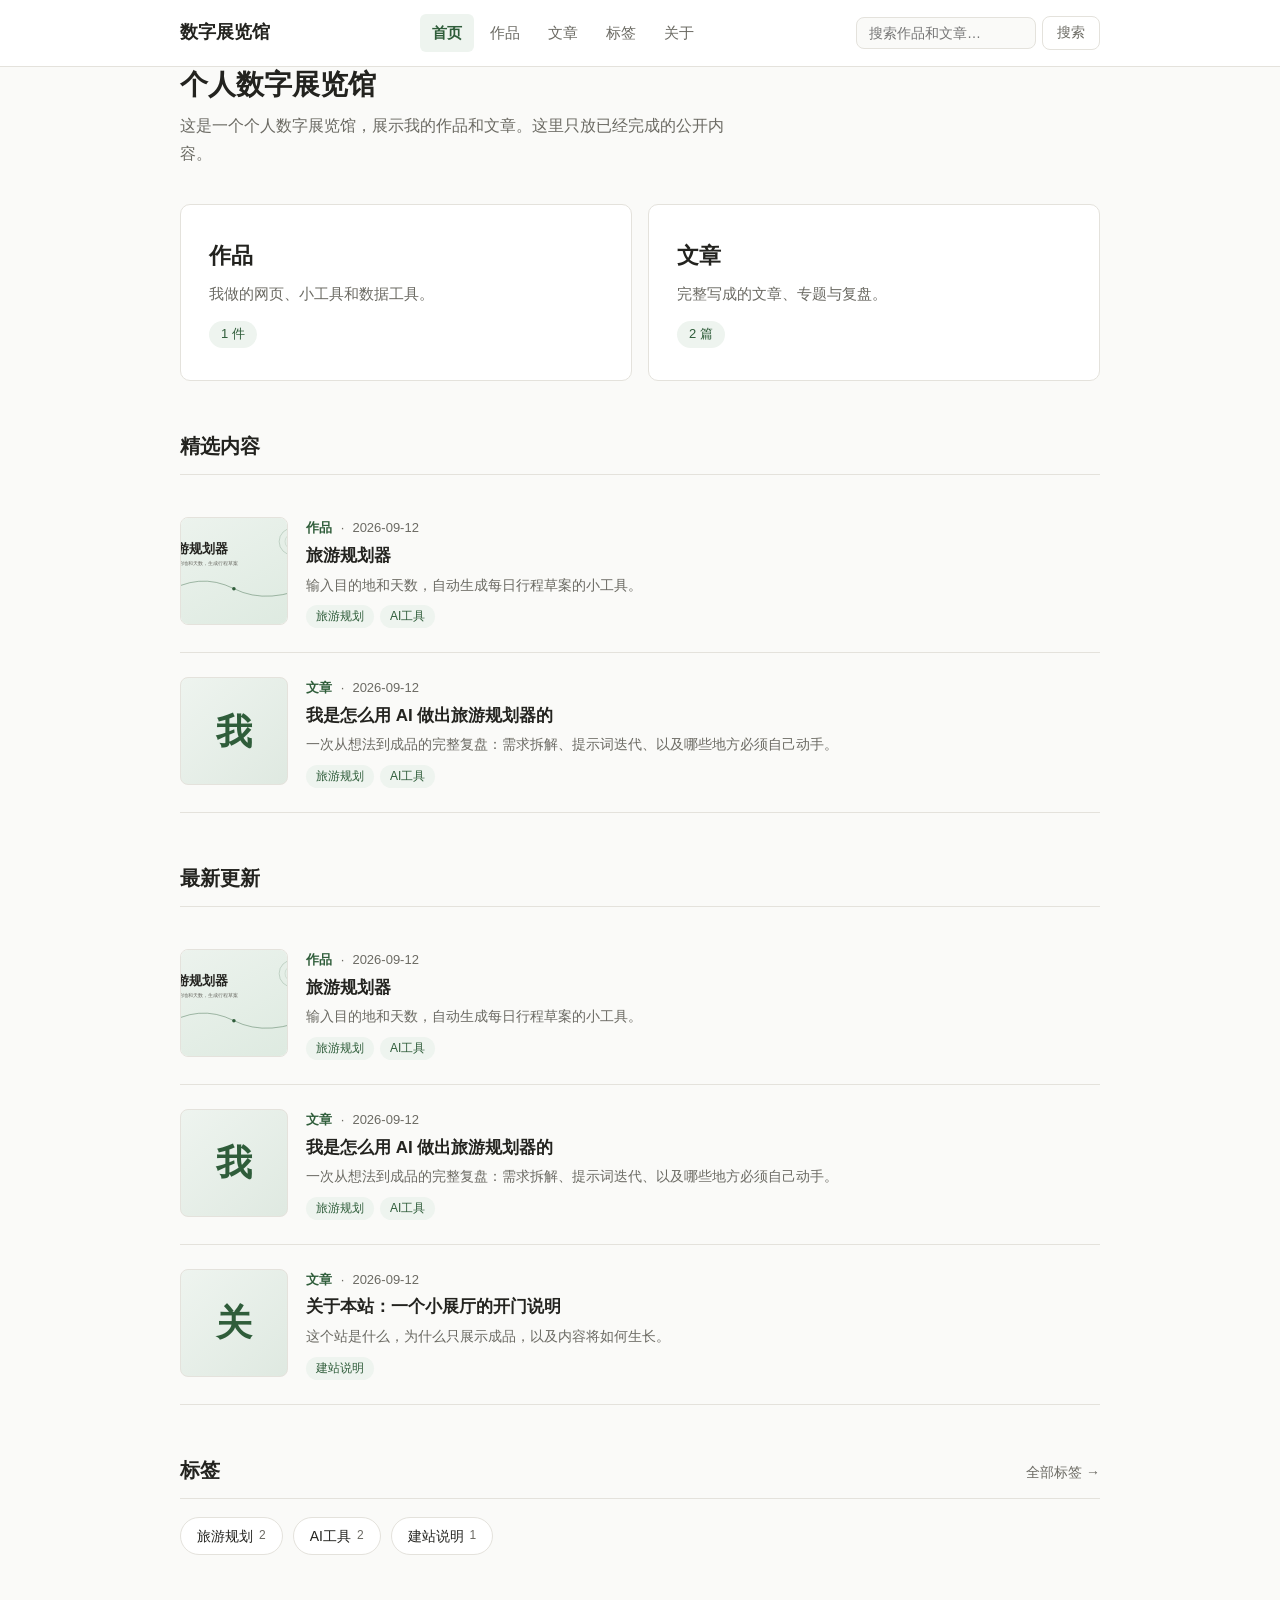
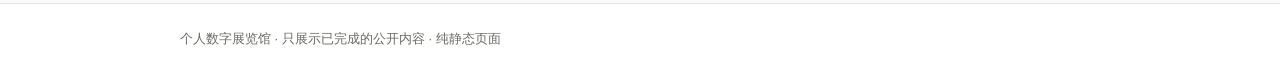
<file: index.html>
<!DOCTYPE html>
<html lang="zh-CN">
<head>
<meta charset="UTF-8">
<meta name="viewport" content="width=device-width, initial-scale=1.0">
<meta name="format-detection" content="telephone=no, date=no, address=no, email=no">
<title>数字展览馆 · 首页</title>
<link rel="stylesheet" href="assets/style.css">
</head>
<body data-page="home">
<main class="wrap">

  <div class="page-head">
    <h1>个人数字展览馆</h1>
    <p>这是一个个人数字展览馆，展示我的作品和文章。这里只放已经完成的公开内容。</p>
  </div>

  <section>
    <div class="entry-grid">
      <a class="entry-card" id="entry-works" href="works.html"></a>
      <a class="entry-card" id="entry-articles" href="articles.html"></a>
    </div>
  </section>

  <section>
    <div class="section-head"><h2>精选内容</h2></div>
    <div id="featured"></div>
  </section>

  <section>
    <div class="section-head"><h2>最新更新</h2></div>
    <div id="latest"></div>
  </section>

  <section>
    <div class="section-head"><h2>标签</h2><a href="tags.html">全部标签 →</a></div>
    <div id="home-tags"></div>
  </section>

</main>
<script src="data/items.js"></script>
<script src="assets/app.js"></script>
</body>
</html>
</file>
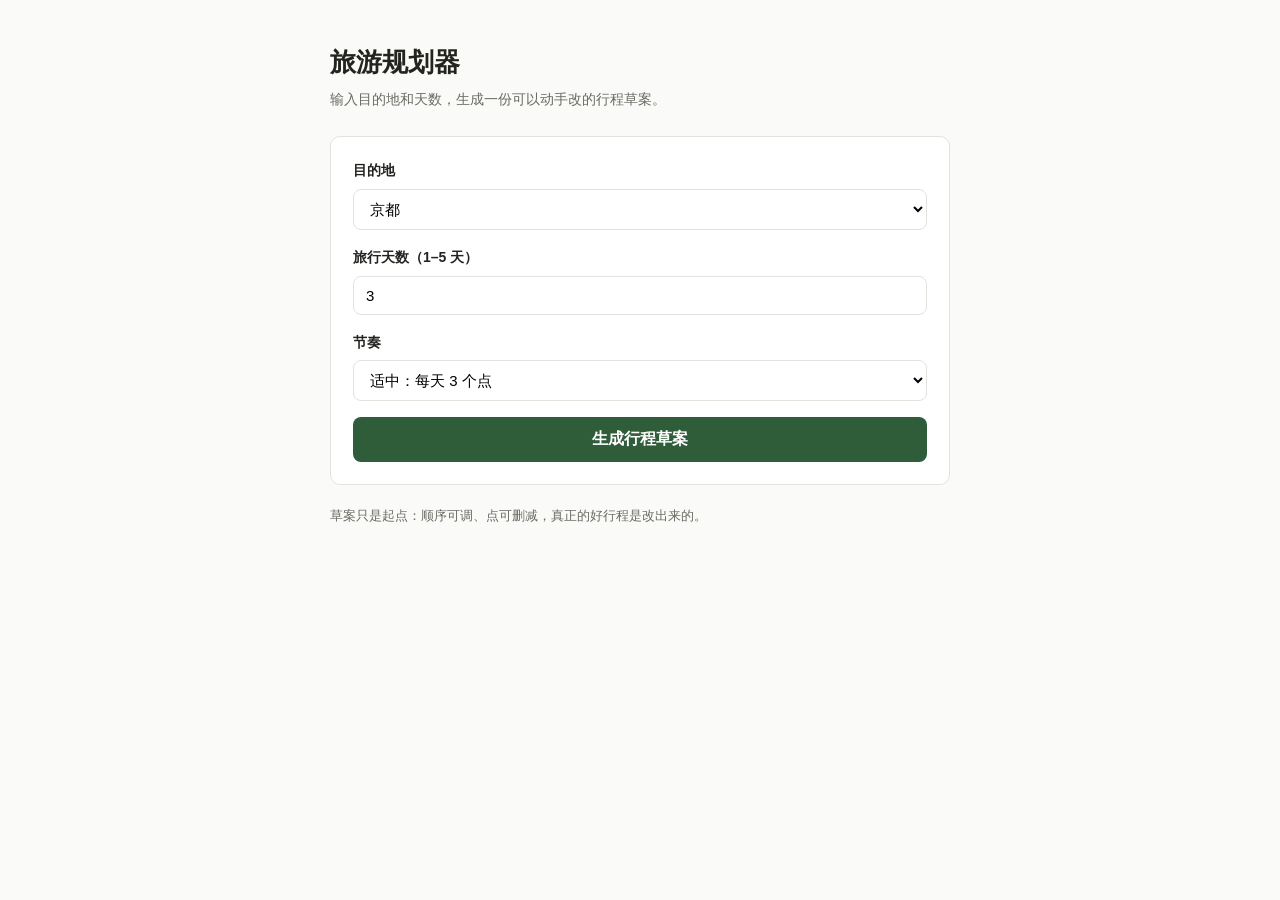
<file: projects/travel-planner/index.html>
<!DOCTYPE html>
<html lang="zh-CN">
<head>
<meta charset="UTF-8">
<meta name="viewport" content="width=device-width, initial-scale=1.0">
<title>旅游规划器</title>
<style>
  * { box-sizing: border-box; margin: 0; padding: 0; }
  body {
    font-family: -apple-system, BlinkMacSystemFont, "PingFang SC", "Microsoft YaHei", sans-serif;
    background: #fafaf8; color: #23231f; line-height: 1.7;
    display: flex; justify-content: center; padding: 40px 16px;
  }
  .app { width: 100%; max-width: 620px; }
  h1 { font-size: 26px; margin-bottom: 4px; }
  .sub { color: #6b6a63; font-size: 14px; margin-bottom: 24px; }
  .panel {
    background: #fff; border: 1px solid #e4e2dc; border-radius: 10px;
    padding: 22px; margin-bottom: 20px;
  }
  label { display: block; font-size: 14px; font-weight: 600; margin-bottom: 6px; }
  select, input {
    width: 100%; padding: 10px 12px; font-size: 15px;
    border: 1px solid #e4e2dc; border-radius: 8px; background: #fff;
    margin-bottom: 16px; font-family: inherit;
  }
  button {
    width: 100%; padding: 12px; font-size: 16px; font-weight: 600;
    background: #2f5d3a; color: #fff; border: 0; border-radius: 8px; cursor: pointer;
  }
  button:hover { opacity: .9; }
  .day { background: #fff; border: 1px solid #e4e2dc; border-radius: 10px; padding: 18px 20px; margin-bottom: 12px; }
  .day h3 { font-size: 16px; margin-bottom: 8px; color: #2f5d3a; }
  .day ul { padding-left: 20px; font-size: 15px; }
  .tip { font-size: 13px; color: #6b6a63; margin-top: 16px; }
</style>
</head>
<body>
<div class="app">
  <h1>旅游规划器</h1>
  <p class="sub">输入目的地和天数，生成一份可以动手改的行程草案。</p>

  <div class="panel">
    <label for="dest">目的地</label>
    <select id="dest"></select>

    <label for="days">旅行天数（1–5 天）</label>
    <input id="days" type="number" min="1" max="5" value="3">

    <label for="pace">节奏</label>
    <select id="pace">
      <option value="relaxed">轻松：每天 2 个点</option>
      <option value="normal" selected>适中：每天 3 个点</option>
      <option value="tight">紧凑：每天 4 个点</option>
    </select>

    <button id="go">生成行程草案</button>
  </div>

  <div id="result"></div>
  <p class="tip">草案只是起点：顺序可调、点可删减，真正的好行程是改出来的。</p>
</div>

<script>
// 目的地数据：写死的示例数据，可按需扩充
var DATA = {
  '京都': ['伏见稻荷大社', '清水寺', '祇园花见小路', '岚山竹林', '金阁寺', '二条城', '锦市场', '哲学之道', '三十三间堂', '鸭川散步', '南禅寺', '宇治平等院'],
  '青岛': ['栈桥', '八大关', '小麦岛公园', '信号山公园', '啤酒博物馆', '台东夜市', '奥帆中心', '小鱼山', '石老人海水浴场', '大学路咖啡街'],
  '成都': ['大熊猫繁育研究基地', '宽窄巷子', '武侯祠', '锦里', '杜甫草堂', '人民公园喝茶', '春熙路', '青城山', '都江堰', '玉林路小酒馆']
};
var PACE_COUNT = { relaxed: 2, normal: 3, tight: 4 };
var SLOTS = ['上午', '下午', '傍晚', '晚上'];

var destSel = document.getElementById('dest');
Object.keys(DATA).forEach(function (name) {
  var opt = document.createElement('option');
  opt.value = name; opt.textContent = name;
  destSel.appendChild(opt);
});

document.getElementById('go').addEventListener('click', function () {
  var dest = destSel.value;
  var days = Math.max(1, Math.min(5, parseInt(document.getElementById('days').value, 10) || 1));
  var perDay = PACE_COUNT[document.getElementById('pace').value];
  var spots = DATA[dest].slice();
  var html = '';

  for (var d = 1; d <= days; d++) {
    html += '<div class="day"><h3>第 ' + d + ' 天 · ' + dest + '</h3><ul>';
    for (var s = 0; s < perDay; s++) {
      if (!spots.length) break;
      var idx = Math.floor(Math.random() * spots.length);
      html += '<li>' + SLOTS[s] + '：' + spots.splice(idx, 1)[0] + '</li>';
    }
    html += '</ul></div>';
  }
  document.getElementById('result').innerHTML = html;
});
</script>
</body>
</html>
</file>
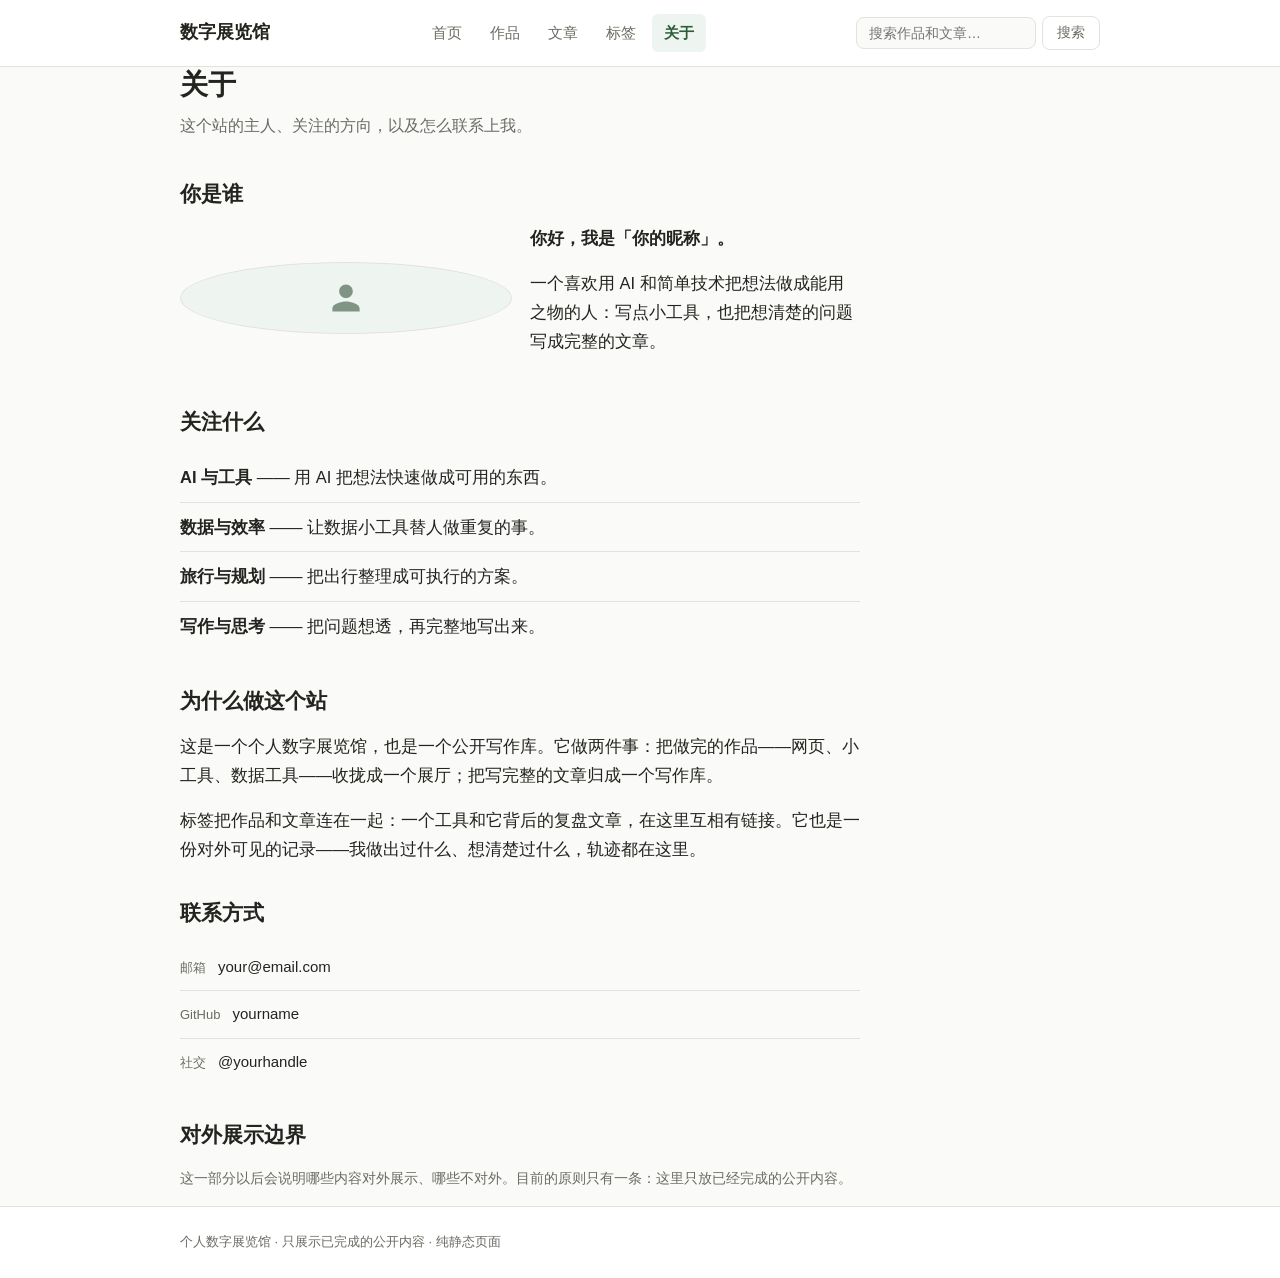
<file: about.html>
<!DOCTYPE html>
<html lang="zh-CN">
<head>
<meta charset="UTF-8">
<meta name="viewport" content="width=device-width, initial-scale=1.0">
<meta name="format-detection" content="telephone=no, date=no, address=no, email=no">
<title>关于 · 数字展览馆</title>
<link rel="stylesheet" href="assets/style.css">
</head>
<body data-page="about">
<main class="wrap">

  <div class="page-head">
    <h1>关于</h1>
    <p>这个站的主人、关注的方向，以及怎么联系上我。</p>
  </div>

  <div class="article-body">

    <!-- 一、你是谁（改成你自己的资料） -->
    <h2>你是谁</h2>
    <div class="about-intro">
      <div class="avatar" aria-hidden="true">
        <svg viewBox="0 0 24 24" width="34" height="34" fill="#7f9484">
          <path d="M12 12c2.7 0 4.8-2.1 4.8-4.8S14.7 2.4 12 2.4 7.2 4.5 7.2 7.2 9.3 12 12 12zm0 2.4c-3.2 0-9.6 1.6-9.6 4.8v2.4h19.2v-2.4c0-3.2-6.4-4.8-9.6-4.8z"/>
        </svg>
      </div>
      <div>
        <p><strong>你好，我是「你的昵称」。</strong></p>
        <p>一个喜欢用 AI 和简单技术把想法做成能用之物的人：写点小工具，也把想清楚的问题写成完整的文章。</p>
      </div>
    </div>

    <!-- 二、关注什么（以后可以改） -->
    <h2>关注什么</h2>
    <ul class="focus-list">
      <li><strong>AI 与工具</strong> —— 用 AI 把想法快速做成可用的东西。</li>
      <li><strong>数据与效率</strong> —— 让数据小工具替人做重复的事。</li>
      <li><strong>旅行与规划</strong> —— 把出行整理成可执行的方案。</li>
      <li><strong>写作与思考</strong> —— 把问题想透，再完整地写出来。</li>
    </ul>

    <!-- 三、为什么做这个站 -->
    <h2>为什么做这个站</h2>
    <p>这是一个个人数字展览馆，也是一个公开写作库。它做两件事：把做完的作品——网页、小工具、数据工具——收拢成一个展厅；把写完整的文章归成一个写作库。</p>
    <p>标签把作品和文章连在一起：一个工具和它背后的复盘文章，在这里互相有链接。它也是一份对外可见的记录——我做出过什么、想清楚过什么，轨迹都在这里。</p>

    <!-- 四、联系方式（占位信息，请替换成你的真实联系方式） -->
    <h2>联系方式</h2>
    <ul class="contact-list">
      <li><span class="k">邮箱</span>your@email.com</li>
      <li><span class="k">GitHub</span>yourname</li>
      <li><span class="k">社交</span>@yourhandle</li>
    </ul>

    <!-- 五、对外展示边界（预留板块，暂不展开） -->
    <h2>对外展示边界</h2>
    <p class="muted-note">这一部分以后会说明哪些内容对外展示、哪些不对外。目前的原则只有一条：这里只放已经完成的公开内容。</p>

  </div>

</main>
<script src="data/items.js"></script>
<script src="assets/app.js"></script>
</body>
</html>
</file>
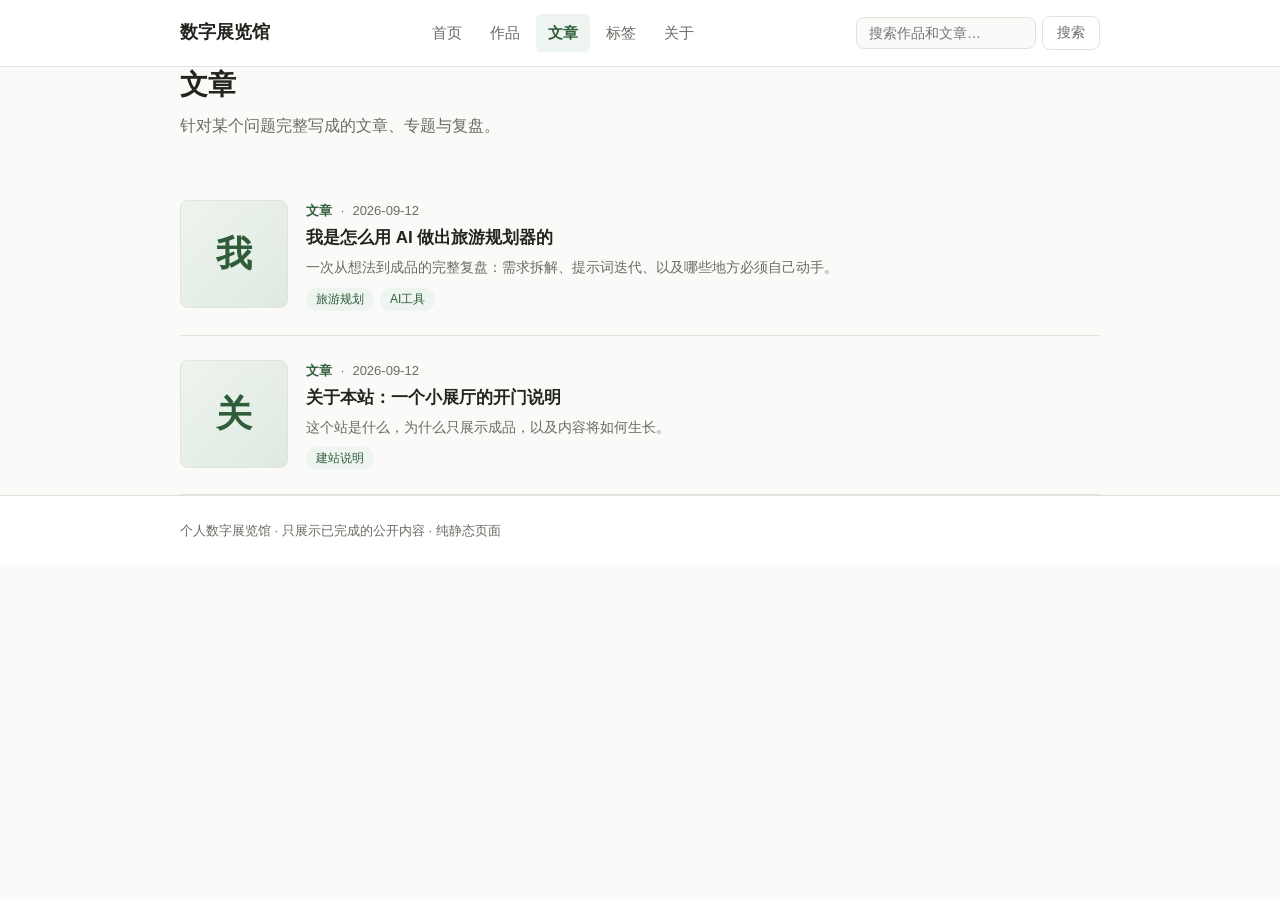
<file: articles.html>
<!DOCTYPE html>
<html lang="zh-CN">
<head>
<meta charset="UTF-8">
<meta name="viewport" content="width=device-width, initial-scale=1.0">
<meta name="format-detection" content="telephone=no, date=no, address=no, email=no">
<title>文章 · 数字展览馆</title>
<link rel="stylesheet" href="assets/style.css">
</head>
<body data-page="articles">
<main class="wrap">

  <div class="page-head">
    <h1>文章</h1>
    <p>针对某个问题完整写成的文章、专题与复盘。</p>
  </div>

  <div id="list"></div>

</main>
<script src="data/items.js"></script>
<script src="assets/app.js"></script>
</body>
</html>
</file>
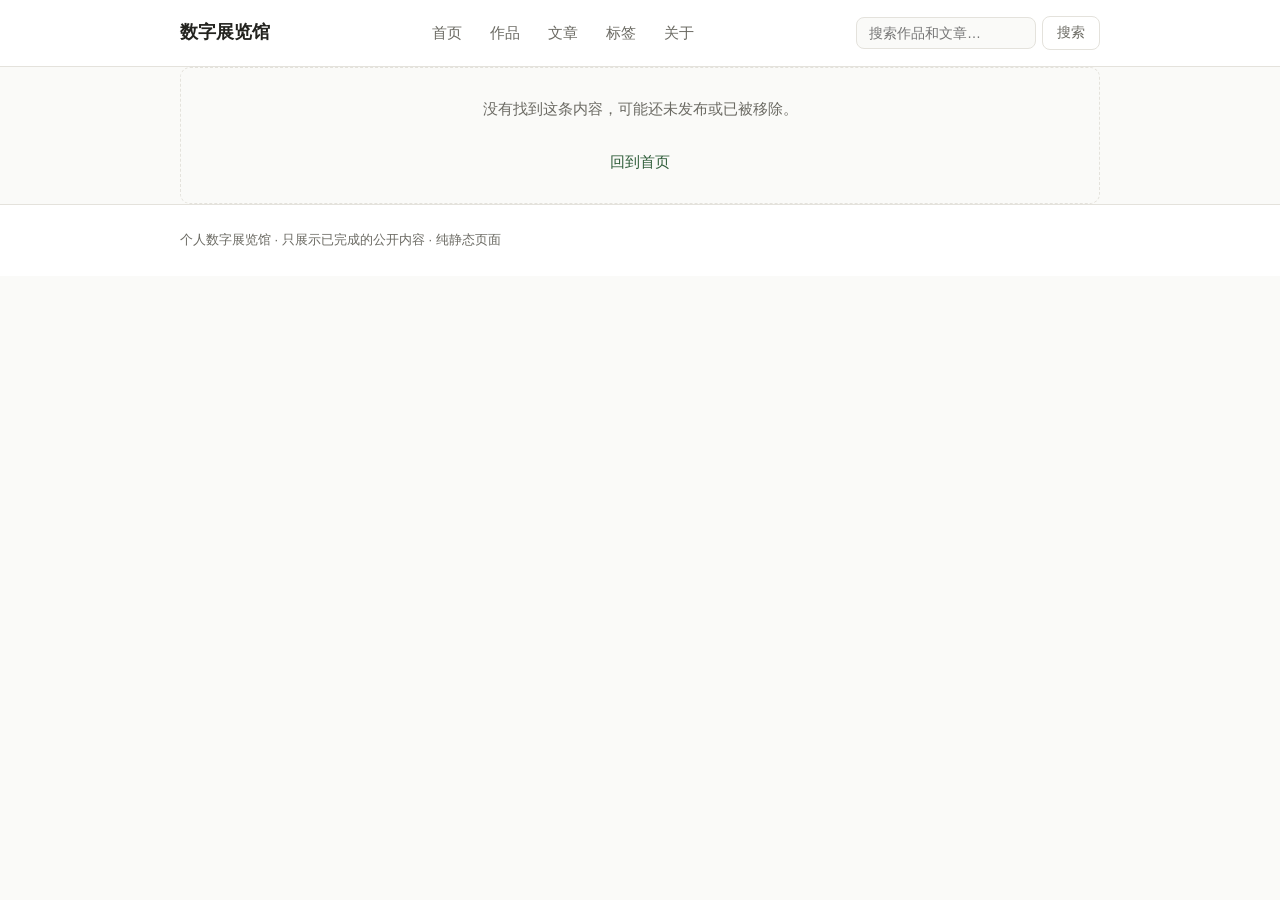
<file: item.html>
<!DOCTYPE html>
<html lang="zh-CN">
<head>
<meta charset="UTF-8">
<meta name="viewport" content="width=device-width, initial-scale=1.0">
<meta name="format-detection" content="telephone=no, date=no, address=no, email=no">
<title>内容详情 · 数字展览馆</title>
<link rel="stylesheet" href="assets/style.css">
</head>
<body data-page="item">
<main class="wrap">

  <div id="detail"></div>

</main>
<script src="data/items.js"></script>
<script src="assets/app.js"></script>
</body>
</html>
</file>
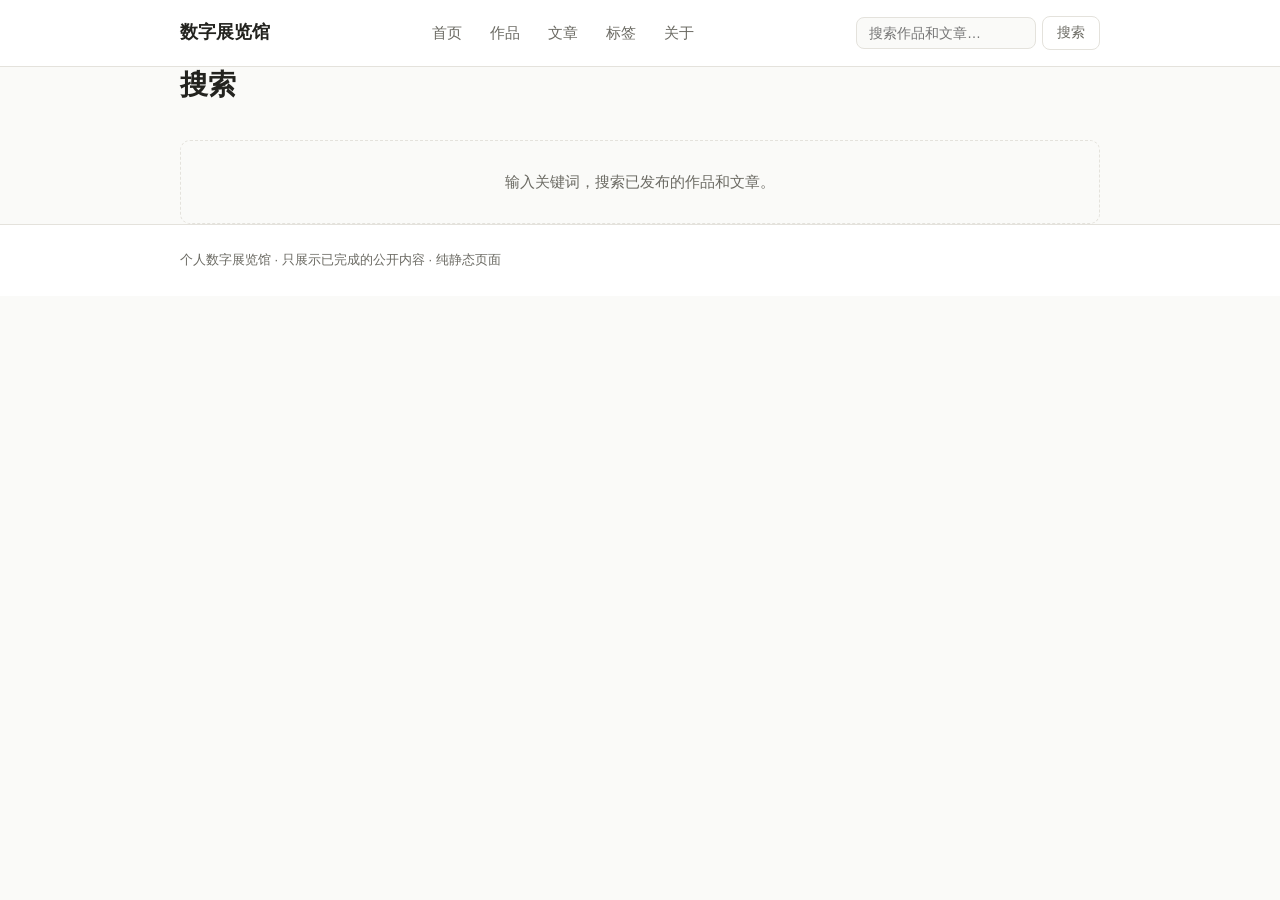
<file: search.html>
<!DOCTYPE html>
<html lang="zh-CN">
<head>
<meta charset="UTF-8">
<meta name="viewport" content="width=device-width, initial-scale=1.0">
<meta name="format-detection" content="telephone=no, date=no, address=no, email=no">
<title>搜索 · 数字展览馆</title>
<link rel="stylesheet" href="assets/style.css">
</head>
<body data-page="search">
<main class="wrap">

  <div class="page-head">
    <h1>搜索</h1>
    <p id="q-line" hidden>关键词：<strong id="q-text"></strong></p>
  </div>

  <div id="result"></div>

</main>
<script src="data/items.js"></script>
<script src="assets/app.js"></script>
</body>
</html>
</file>
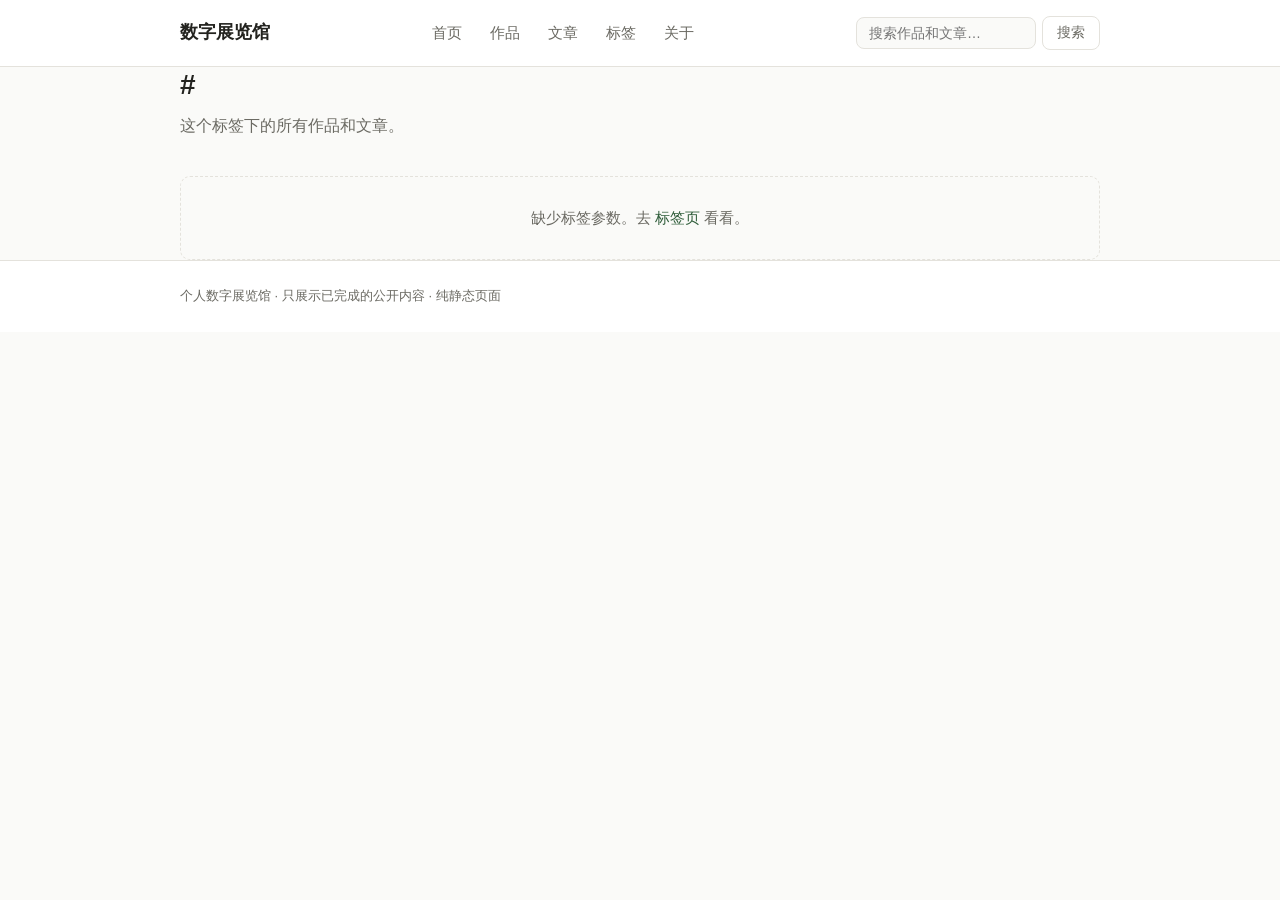
<file: tag.html>
<!DOCTYPE html>
<html lang="zh-CN">
<head>
<meta charset="UTF-8">
<meta name="viewport" content="width=device-width, initial-scale=1.0">
<meta name="format-detection" content="telephone=no, date=no, address=no, email=no">
<title>标签 · 数字展览馆</title>
<link rel="stylesheet" href="assets/style.css">
</head>
<body data-page="tag">
<main class="wrap">

  <div class="page-head">
    <h1># <span id="tag-name"></span></h1>
    <p>这个标签下的所有作品和文章。</p>
  </div>

  <div id="result"></div>

</main>
<script src="data/items.js"></script>
<script src="assets/app.js"></script>
</body>
</html>
</file>
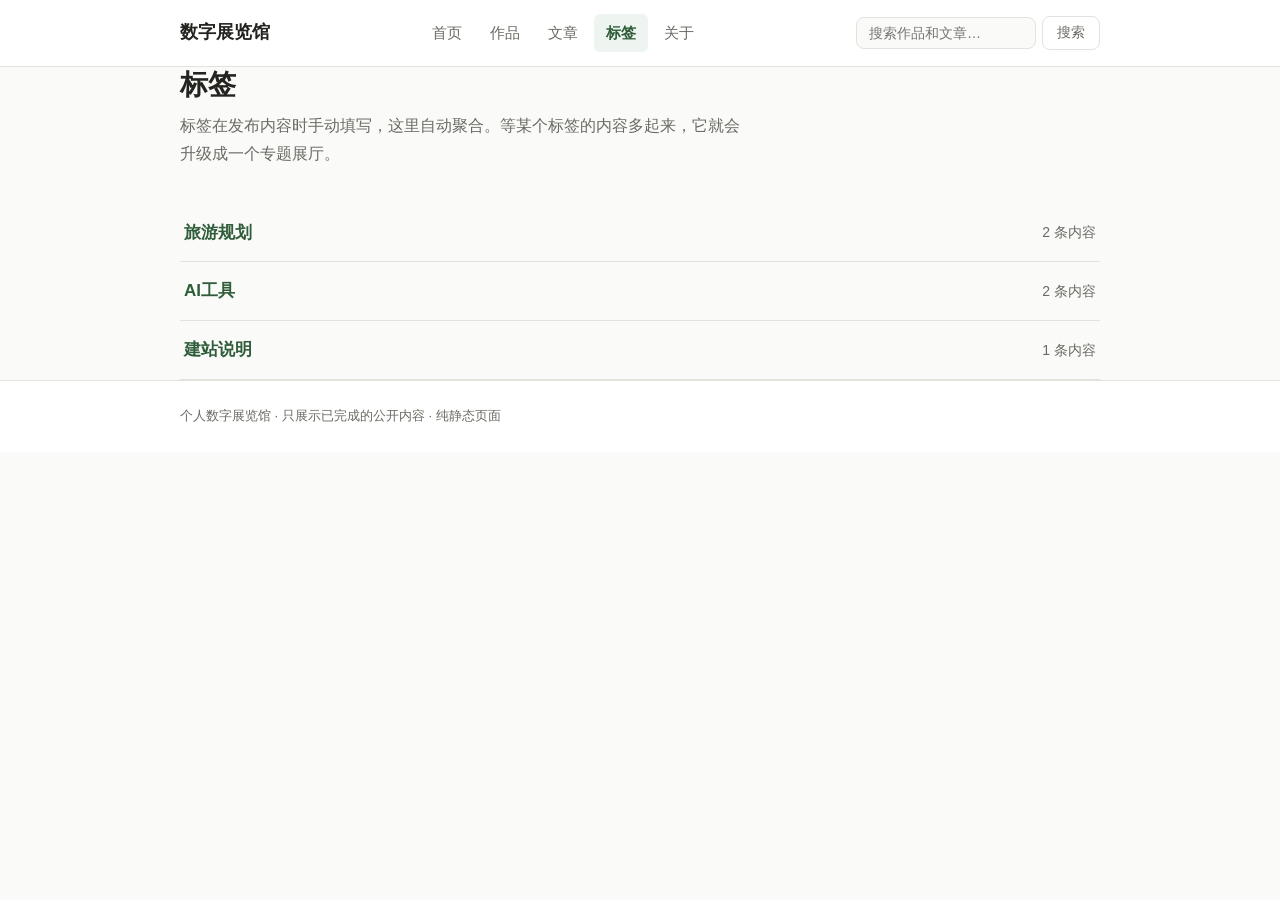
<file: tags.html>
<!DOCTYPE html>
<html lang="zh-CN">
<head>
<meta charset="UTF-8">
<meta name="viewport" content="width=device-width, initial-scale=1.0">
<meta name="format-detection" content="telephone=no, date=no, address=no, email=no">
<title>标签 · 数字展览馆</title>
<link rel="stylesheet" href="assets/style.css">
</head>
<body data-page="tags">
<main class="wrap">

  <div class="page-head">
    <h1>标签</h1>
    <p>标签在发布内容时手动填写，这里自动聚合。等某个标签的内容多起来，它就会升级成一个专题展厅。</p>
  </div>

  <div id="list"></div>

</main>
<script src="data/items.js"></script>
<script src="assets/app.js"></script>
</body>
</html>
</file>
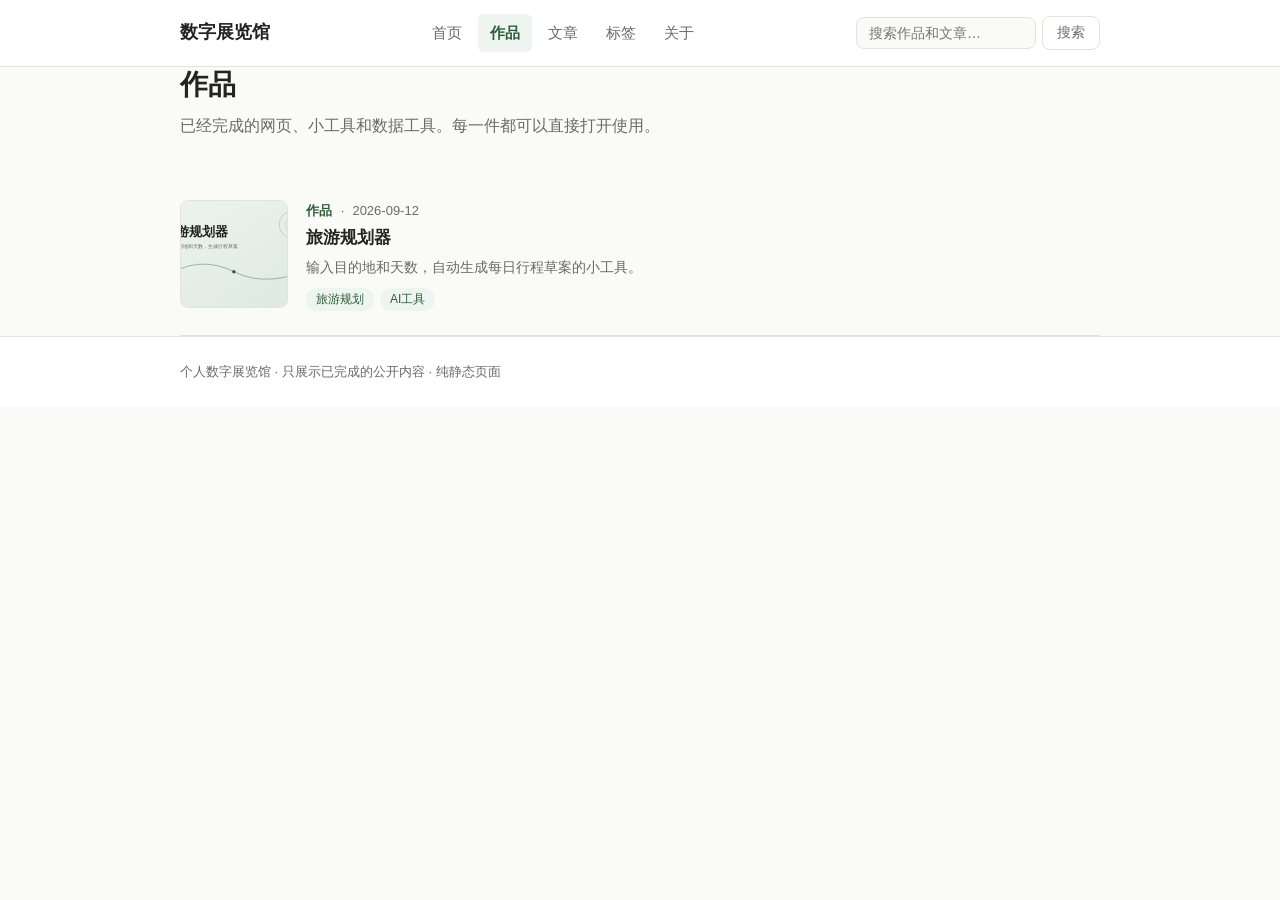
<file: works.html>
<!DOCTYPE html>
<html lang="zh-CN">
<head>
<meta charset="UTF-8">
<meta name="viewport" content="width=device-width, initial-scale=1.0">
<meta name="format-detection" content="telephone=no, date=no, address=no, email=no">
<title>作品 · 数字展览馆</title>
<link rel="stylesheet" href="assets/style.css">
</head>
<body data-page="works">
<main class="wrap">

  <div class="page-head">
    <h1>作品</h1>
    <p>已经完成的网页、小工具和数据工具。每一件都可以直接打开使用。</p>
  </div>

  <div id="list"></div>

</main>
<script src="data/items.js"></script>
<script src="assets/app.js"></script>
</body>
</html>
</file>
<file: assets/style.css>
/* ===== 基础 ===== */
:root {
  --bg: #fafaf8;
  --surface: #ffffff;
  --border: #e4e2dc;
  --text: #23231f;
  --text-2: #6b6a63;
  --accent: #2f5d3a;
  --accent-soft: #eef4ef;
  --radius: 10px;
  --maxw: 960px;
}

* { box-sizing: border-box; margin: 0; padding: 0; }

html { -webkit-text-size-adjust: 100%; }

body {
  background: var(--bg);
  color: var(--text);
  font-family: -apple-system, BlinkMacSystemFont, "PingFang SC",
    "Hiragino Sans GB", "Microsoft YaHei", "Segoe UI", sans-serif;
  line-height: 1.75;
  font-size: 16px;
}

a { color: var(--accent); text-decoration: none; }
a:hover { text-decoration: underline; }

.wrap { max-width: var(--maxw); margin: 0 auto; padding: 0 20px; }

/* ===== 导航 ===== */
.site-header {
  border-bottom: 1px solid var(--border);
  background: var(--surface);
}
.site-header .wrap {
  display: flex;
  align-items: center;
  justify-content: space-between;
  flex-wrap: wrap;
  gap: 8px;
  padding-top: 14px;
  padding-bottom: 14px;
}
.site-title {
  font-size: 18px;
  font-weight: 700;
  color: var(--text);
}
.site-title:hover { text-decoration: none; }
.site-nav { display: flex; gap: 4px; flex-wrap: wrap; }
.site-nav a {
  color: var(--text-2);
  padding: 6px 12px;
  border-radius: 6px;
  font-size: 15px;
}
.site-nav a:hover { color: var(--text); background: var(--accent-soft); text-decoration: none; }
.site-nav a.active { color: var(--accent); font-weight: 600; background: var(--accent-soft); }

/* ===== 页面主体 ===== */
main { padding: 48px 0 72px; }

.page-head { margin-bottom: 36px; }
.page-head h1 { font-size: 28px; line-height: 1.3; margin-bottom: 8px; }
.page-head p { color: var(--text-2); max-width: 560px; }

section { margin-bottom: 48px; }
.section-head {
  display: flex;
  align-items: baseline;
  justify-content: space-between;
  margin-bottom: 18px;
  border-bottom: 1px solid var(--border);
  padding-bottom: 10px;
}
.section-head h2 { font-size: 20px; }
.section-head a { font-size: 14px; color: var(--text-2); }

/* ===== 首页双入口 ===== */
.entry-grid {
  display: grid;
  grid-template-columns: 1fr 1fr;
  gap: 16px;
}
.entry-card {
  display: block;
  background: var(--surface);
  border: 1px solid var(--border);
  border-radius: var(--radius);
  padding: 32px 28px;
  color: var(--text);
  transition: border-color .15s ease;
}
.entry-card:hover { border-color: var(--accent); text-decoration: none; }
.entry-card h2 { font-size: 22px; margin-bottom: 6px; }
.entry-card p { color: var(--text-2); font-size: 15px; }
.entry-card .count {
  display: inline-block;
  margin-top: 14px;
  font-size: 13px;
  color: var(--accent);
  background: var(--accent-soft);
  border-radius: 999px;
  padding: 2px 12px;
}

/* ===== 内容列表（行式，无方框，细分隔线） ===== */
.item-row {
  position: relative;
  display: flex;
  gap: 18px;
  align-items: flex-start;
  padding: 24px 0;
  border-bottom: 1px solid var(--border);
}
/* 整行可点：透明链接铺满整行 */
.row-link { position: absolute; inset: 0; z-index: 1; }
.row-link:hover { text-decoration: none; }
.row-thumb {
  width: 108px;
  height: 108px;
  border-radius: 8px;
  object-fit: cover;
  flex-shrink: 0;
  border: 1px solid var(--border);
}
.row-thumb-ph {
  background: linear-gradient(135deg, var(--accent-soft), #dfe9e1);
  display: flex;
  align-items: center;
  justify-content: center;
  color: var(--accent);
  font-size: 36px;
  font-weight: 600;
}
.row-main {
  flex: 1;
  min-width: 0;
  position: relative;
  z-index: 2;
  pointer-events: none; /* 让空白处点击穿透到整行链接 */
}
.row-meta {
  display: flex;
  align-items: baseline;
  gap: 8px;
  font-size: 13px;
  margin-bottom: 4px;
}
.row-type { color: var(--accent); font-weight: 600; letter-spacing: .03em; }
.row-sep, .row-date { color: var(--text-2); }
.row-title {
  display: -webkit-box;
  -webkit-line-clamp: 2;
  -webkit-box-orient: vertical;
  overflow: hidden;
  font-size: 17px;
  font-weight: 700;
  line-height: 1.45;
  color: var(--text);
  margin-bottom: 4px;
  pointer-events: auto;
}
.row-title:hover { color: var(--accent); text-decoration: none; }
.row-summary {
  display: -webkit-box;
  -webkit-line-clamp: 2;
  -webkit-box-orient: vertical;
  overflow: hidden;
  font-size: 14px;
  color: var(--text-2);
  margin-bottom: 8px;
}
.row-tags { display: flex; flex-wrap: wrap; gap: 6px; }
.row-tags a { pointer-events: auto; position: relative; }

.card-meta {
  display: flex;
  align-items: center;
  gap: 8px;
  font-size: 13px;
  color: var(--text-2);
  flex-wrap: wrap;
}

/* ===== 标签 ===== */
.tag {
  display: inline-block;
  font-size: 12px;
  color: var(--accent);
  background: var(--accent-soft);
  border-radius: 999px;
  padding: 1px 10px;
  white-space: nowrap;
}
a.tag:hover { text-decoration: none; background: var(--accent); color: #fff; }

.type-badge {
  display: inline-block;
  font-size: 12px;
  border: 1px solid var(--border);
  border-radius: 999px;
  padding: 1px 10px;
  color: var(--text-2);
  white-space: nowrap;
}
.type-badge.work { color: var(--accent); border-color: var(--accent); }

.tag-cloud { display: flex; flex-wrap: wrap; gap: 10px; }
.tag-chip {
  display: inline-flex;
  align-items: center;
  gap: 6px;
  background: var(--surface);
  border: 1px solid var(--border);
  border-radius: 999px;
  padding: 6px 16px;
  color: var(--text);
  font-size: 14px;
}
.tag-chip:hover { border-color: var(--accent); text-decoration: none; }
.tag-chip .n { color: var(--text-2); font-size: 12px; }

.tag-list { list-style: none; }
.tag-list li {
  display: flex;
  align-items: center;
  justify-content: space-between;
  padding: 14px 4px;
  border-bottom: 1px solid var(--border);
}
.tag-list a { font-size: 17px; font-weight: 600; }
.tag-list .n { color: var(--text-2); font-size: 14px; }

/* ===== 详情页 ===== */
.item-head { margin-bottom: 32px; }
.item-head .crumb { font-size: 14px; color: var(--text-2); margin-bottom: 12px; }
.item-head h1 { font-size: 30px; line-height: 1.3; margin-bottom: 10px; }
.item-head .card-meta { font-size: 14px; }

.article-body {
  max-width: 680px;
  font-size: 16.5px;
}
.article-body h2 { font-size: 21px; margin: 32px 0 12px; }
.article-body p { margin-bottom: 16px; }

.work-cover {
  width: 100%;
  max-width: 720px;
  border: 1px solid var(--border);
  border-radius: var(--radius);
  display: block;
  margin-bottom: 24px;
}
.work-actions { margin: 20px 0 32px; }
.btn {
  display: inline-block;
  background: var(--accent);
  color: #fff;
  border-radius: 8px;
  padding: 10px 22px;
  font-size: 15px;
}
.btn:hover { text-decoration: none; opacity: .9; }

.embed-box {
  border: 1px solid var(--border);
  border-radius: var(--radius);
  overflow: hidden;
  background: var(--surface);
  margin-bottom: 32px;
}
.embed-box iframe {
  display: block;
  width: 100%;
  height: 560px;
  border: 0;
}
.embed-note { font-size: 13px; color: var(--text-2); padding: 8px 14px; border-top: 1px solid var(--border); }

/* ===== 空状态 / 提示 ===== */
.empty-note {
  border: 1px dashed var(--border);
  border-radius: var(--radius);
  padding: 28px;
  color: var(--text-2);
  text-align: center;
  font-size: 15px;
}

/* ===== 搜索框（导航栏内） ===== */
.search-form { display: flex; gap: 6px; align-items: center; }
.search-form input {
  border: 1px solid var(--border);
  border-radius: 8px;
  padding: 7px 12px;
  font-size: 14px;
  width: 180px;
  background: var(--bg);
  font-family: inherit;
  color: var(--text);
}
.search-form input:focus { outline: none; border-color: var(--accent); }
.search-form button {
  border: 1px solid var(--border);
  background: var(--surface);
  color: var(--text-2);
  border-radius: 8px;
  padding: 7px 14px;
  font-size: 14px;
  cursor: pointer;
  font-family: inherit;
}
.search-form button:hover { color: var(--accent); border-color: var(--accent); }

.search-count { color: var(--text-2); font-size: 14px; margin-bottom: 14px; }

/* ===== 关于页 ===== */
.about-intro { display: flex; gap: 18px; align-items: center; margin-bottom: 8px; }
.about-intro > div { flex: 1; }
.avatar {
  width: 72px; height: 72px;
  border-radius: 50%;
  border: 1px solid var(--border);
  background: var(--accent-soft);
  display: flex; align-items: center; justify-content: center;
  flex-shrink: 0;
}
.focus-list { list-style: none; padding: 0; }
.focus-list li { padding: 10px 0; border-bottom: 1px solid var(--border); }
.focus-list li:last-child { border-bottom: 0; }
.contact-list { list-style: none; padding: 0; }
.contact-list li { padding: 10px 0; border-bottom: 1px solid var(--border); font-size: 15px; }
.contact-list li:last-child { border-bottom: 0; }
.contact-list .k {
  display: inline-block;
  color: var(--text-2);
  font-size: 13px;
  margin-right: 12px;
}
.muted-note { color: var(--text-2); font-size: 14px; }

/* ===== 页脚 ===== */
.site-footer {
  border-top: 1px solid var(--border);
  padding: 24px 0;
  color: var(--text-2);
  font-size: 13px;
  background: var(--surface);
}

/* ===== 响应式 ===== */
@media (max-width: 640px) {
  main { padding: 32px 0 56px; }
  .entry-grid { grid-template-columns: 1fr; }
  .page-head h1 { font-size: 24px; }
  .item-head h1 { font-size: 24px; }
  .embed-box iframe { height: 420px; }
  .item-row { gap: 14px; padding: 18px 0; }
  .row-thumb { width: 88px; height: 88px; }
  .row-thumb-ph { font-size: 30px; }
  .search-form { width: 100%; }
  .search-form input { flex: 1; width: auto; }
  .about-intro { flex-direction: column; align-items: flex-start; }
}
</file>
